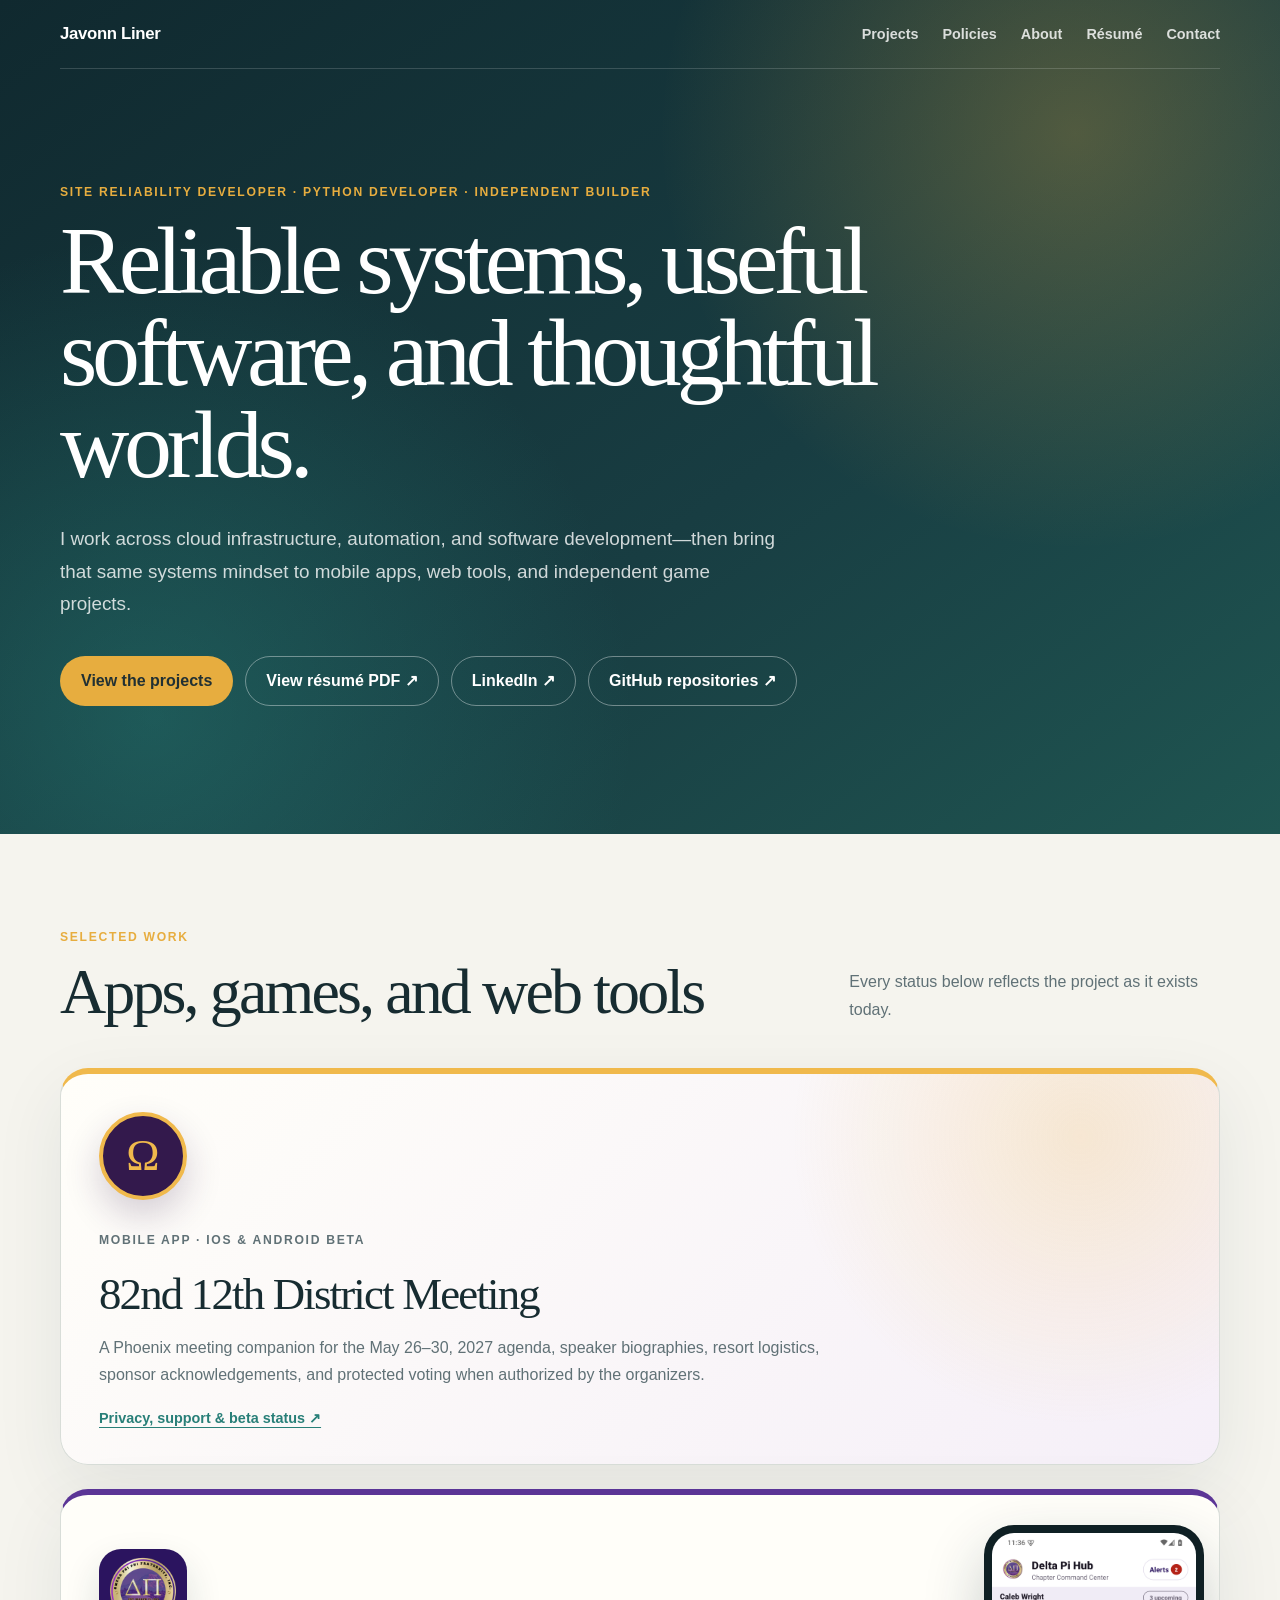
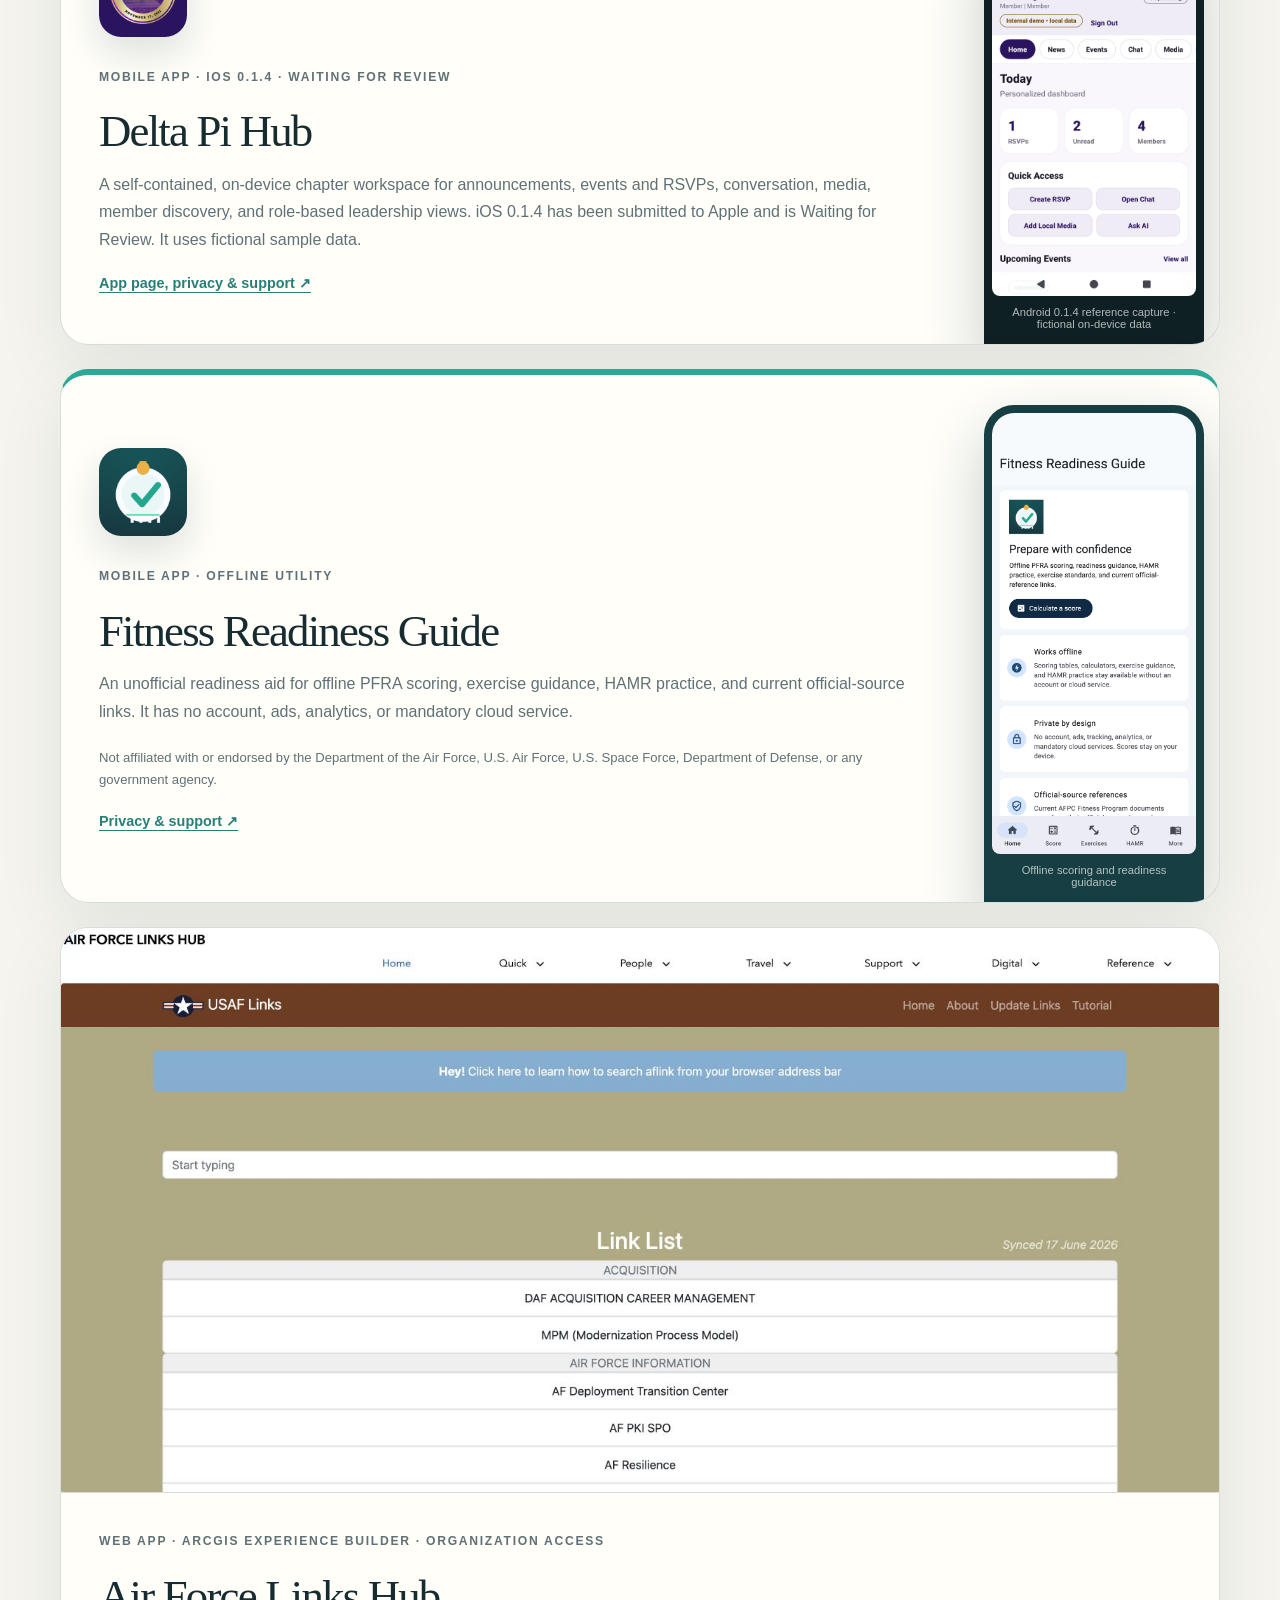
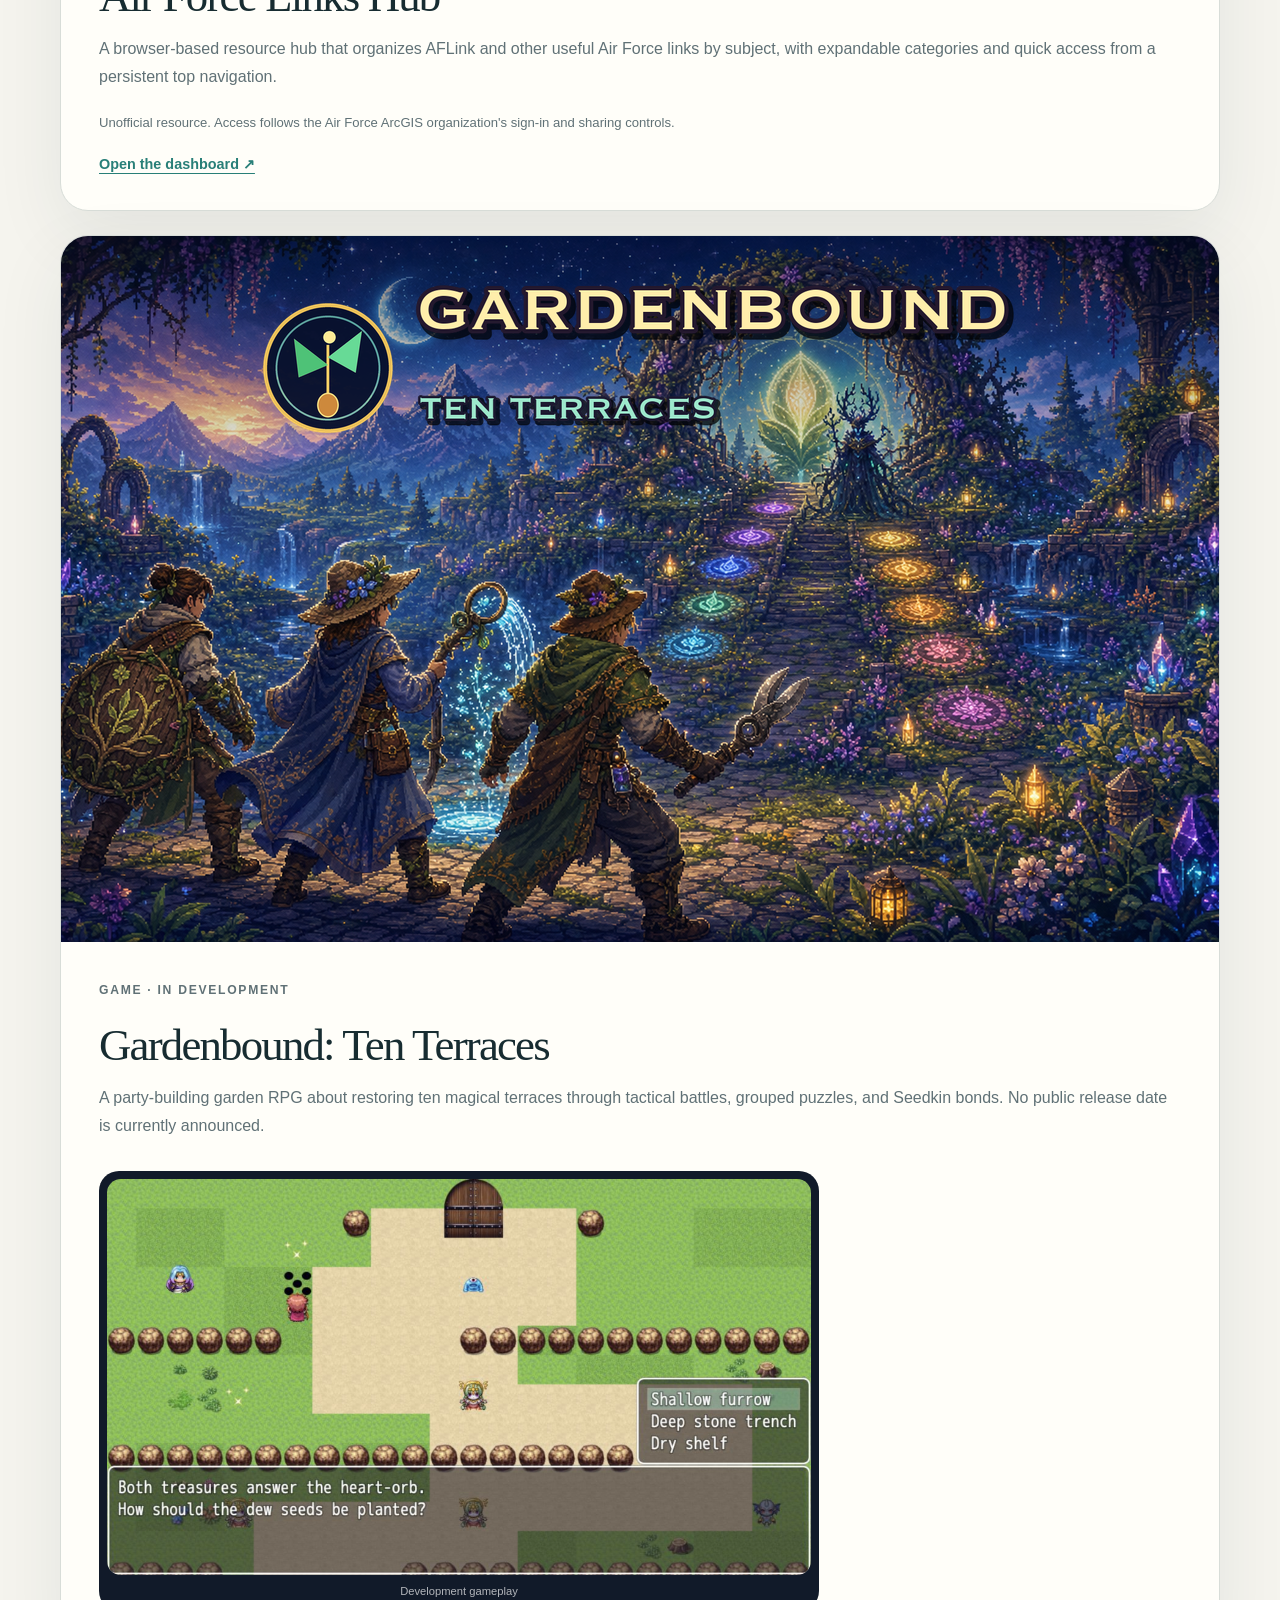
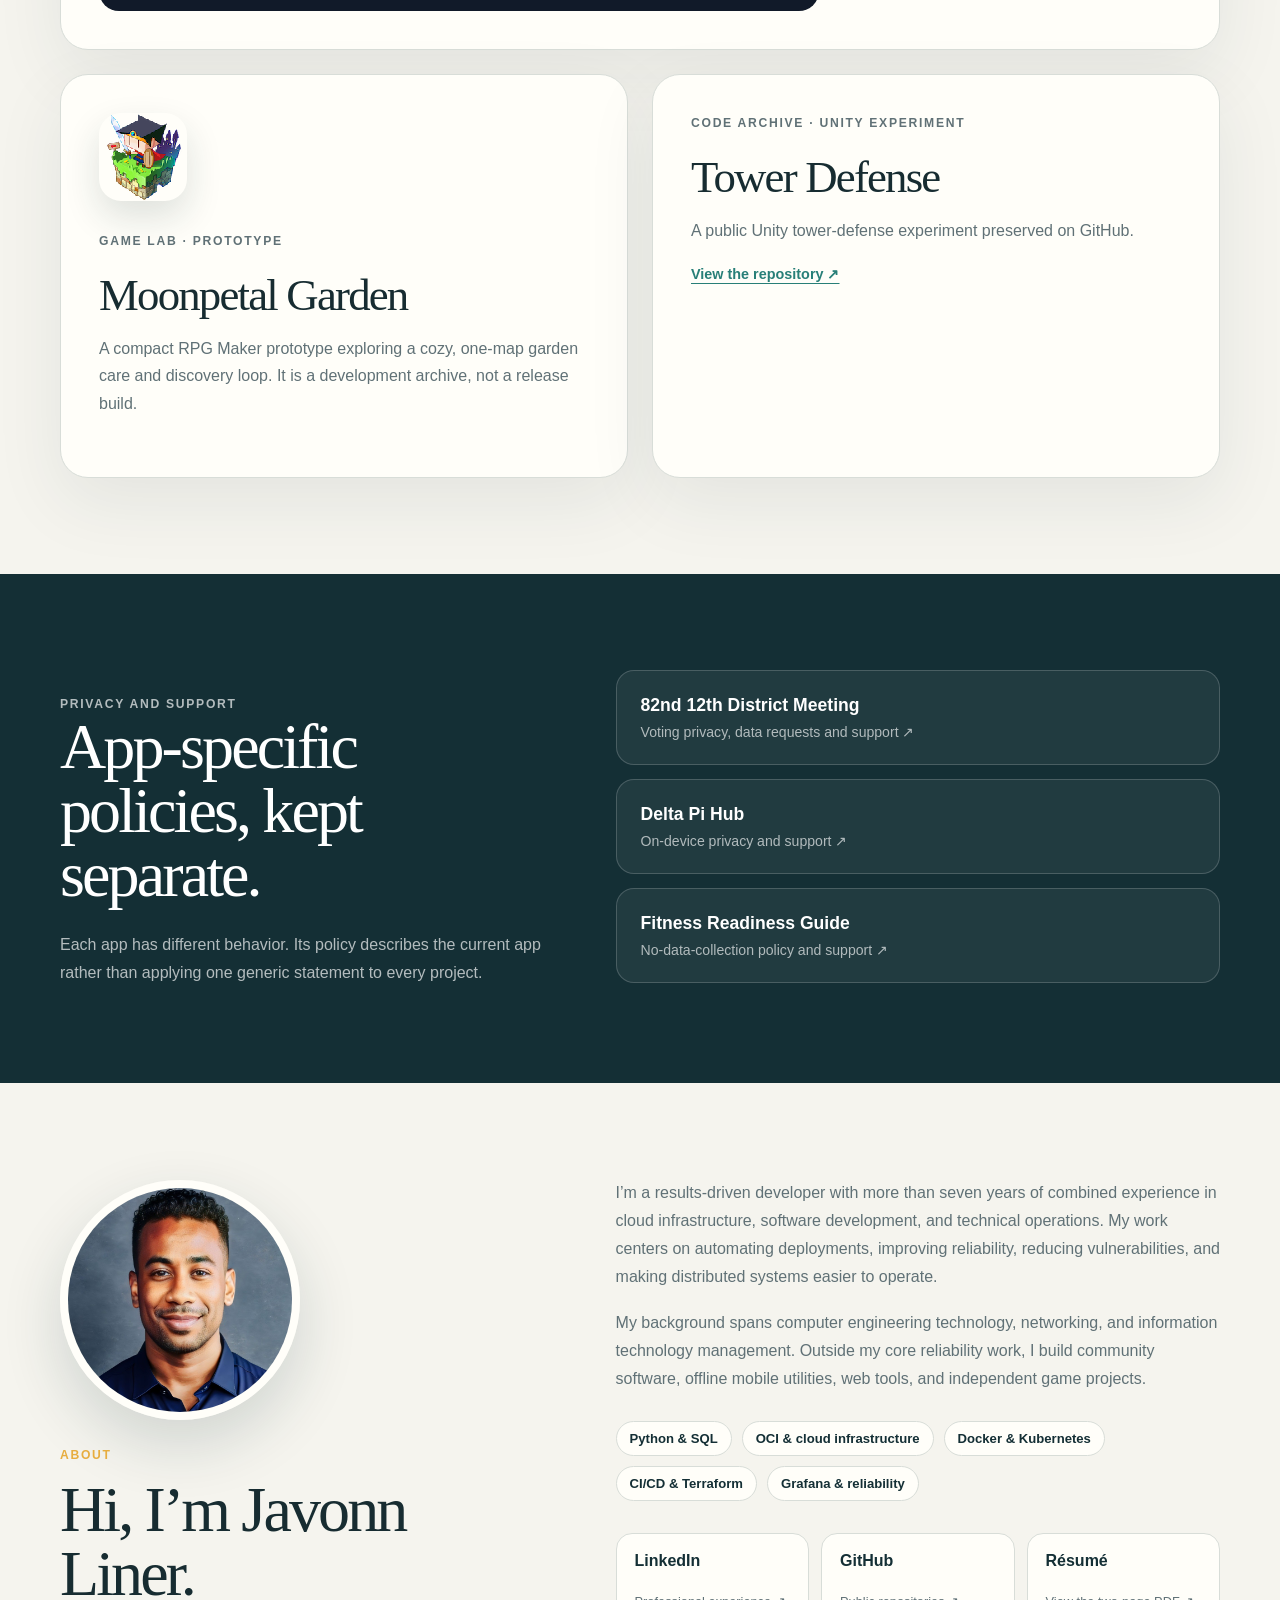
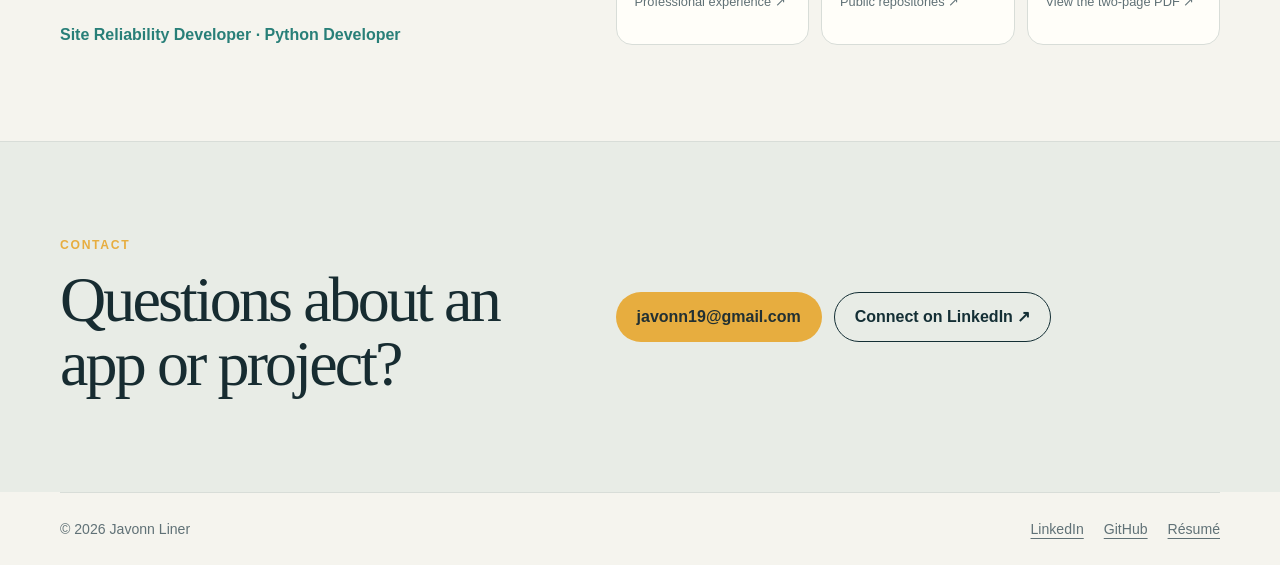
<file: index.html>
<!doctype html>
<html lang="en">
  <head>
    <meta charset="utf-8">
    <meta name="viewport" content="width=device-width, initial-scale=1">
    <meta name="theme-color" content="#142f35">
    <meta name="description" content="Javonn Liner is a site reliability and Python developer working across cloud infrastructure, automation, apps, web tools, and game projects.">
    <link rel="canonical" href="https://javonn13.github.io/">
    <meta property="og:type" content="website">
    <meta property="og:site_name" content="Javonn Liner — Developer &amp; Project Portfolio">
    <meta property="og:title" content="Javonn Liner — Site Reliability Developer &amp; Builder">
    <meta property="og:description" content="Cloud reliability, Python development, automation, mobile apps, web tools, and independent game projects by Javonn Liner.">
    <meta property="og:url" content="https://javonn13.github.io/">
    <meta property="og:image" content="https://javonn13.github.io/javonn-liner-profile.png">
    <meta property="og:image:type" content="image/png">
    <meta property="og:image:width" content="800">
    <meta property="og:image:height" content="800">
    <meta property="og:image:alt" content="Portrait of Javonn Liner">
    <meta name="twitter:card" content="summary">
    <meta name="twitter:title" content="Javonn Liner — Site Reliability Developer &amp; Builder">
    <meta name="twitter:description" content="Cloud reliability, Python development, automation, mobile apps, web tools, and independent game projects by Javonn Liner.">
    <meta name="twitter:image" content="https://javonn13.github.io/javonn-liner-profile.png">
    <meta name="twitter:image:alt" content="Portrait of Javonn Liner">
    <title>Javonn Liner — Site Reliability Developer &amp; Builder</title>
    <link rel="icon" href="javonn-liner-profile.png" type="image/png">
    <link rel="apple-touch-icon" href="javonn-liner-profile.png">
    <link rel="stylesheet" href="styles.css?v=20260820-profile-resume">
  </head>
  <body>
    <a class="skip-link" href="#projects">Skip to projects</a>

    <header class="site-header" id="top">
      <nav class="nav-shell" aria-label="Primary navigation">
        <a class="wordmark" href="#top">Javonn Liner</a>
        <div class="nav-links">
          <a href="#projects">Projects</a>
          <a href="#policies">Policies</a>
          <a href="#about">About</a>
          <a href="javonn-liner-resume.pdf" target="_blank" rel="noopener">Résumé</a>
          <a href="#contact">Contact</a>
        </div>
      </nav>

      <div class="hero-shell">
        <p class="eyebrow">Site reliability developer · Python developer · Independent builder</p>
        <h1>Reliable systems, useful software, and thoughtful worlds.</h1>
        <p class="hero-copy">
          I work across cloud infrastructure, automation, and software
          development—then bring that same systems mindset to mobile apps, web
          tools, and independent game projects.
        </p>
        <div class="hero-actions">
          <a class="button button-primary" href="#projects">View the projects</a>
          <a class="button button-secondary" href="javonn-liner-resume.pdf" target="_blank" rel="noopener">View résumé PDF ↗</a>
          <a class="button button-secondary" href="https://www.linkedin.com/in/ja-vonn-liner-53961689/" target="_blank" rel="noopener noreferrer">LinkedIn ↗</a>
          <a class="button button-secondary" href="https://github.com/javonn13?tab=repositories" target="_blank" rel="noopener noreferrer">GitHub repositories ↗</a>
        </div>
      </div>
    </header>

    <main>
      <section class="section-shell" id="projects" aria-labelledby="projects-title">
        <div class="section-heading">
          <div>
            <p class="section-label">Selected work</p>
            <h2 id="projects-title">Apps, games, and web tools</h2>
          </div>
          <p>Every status below reflects the project as it exists today.</p>
        </div>

        <div class="project-grid">
          <article class="project-card district-card">
            <div class="project-copy">
              <div class="event-mark" aria-hidden="true"><span>Ω</span></div>
              <p class="project-kicker">Mobile app · iOS &amp; Android beta</p>
              <h3>82nd 12th District Meeting</h3>
              <p>
                A Phoenix meeting companion for the May 26–30, 2027 agenda,
                speaker biographies, resort logistics, sponsor acknowledgements,
                and protected voting when authorized by the organizers.
              </p>
              <div class="project-links">
                <a href="district-meeting-2027/">Privacy, support &amp; beta status ↗</a>
              </div>
            </div>
          </article>

          <article class="project-card project-card-mobile delta-card">
            <div class="project-copy">
              <img class="app-icon" src="assets/delta-pi/icon.png" width="1024" height="1024" alt="Delta Pi Hub app icon">
              <p class="project-kicker">Mobile app · iOS 0.1.4 · Waiting for Review</p>
              <h3>Delta Pi Hub</h3>
              <p>
                A self-contained, on-device chapter workspace for announcements,
                events and RSVPs, conversation, media, member discovery, and
                role-based leadership views. iOS 0.1.4 has been submitted to
                Apple and is Waiting for Review. It uses fictional sample data.
              </p>
              <div class="project-links">
                <a href="https://javonn13.github.io/delta-pi-hub-privacy/">App page, privacy &amp; support ↗</a>
              </div>
            </div>
            <figure class="phone-preview">
              <img src="assets/delta-pi/home.png" width="1080" height="1920" alt="Delta Pi Hub Android 0.1.4 home screen with fictional on-device content">
              <figcaption>Android 0.1.4 reference capture · fictional on-device data</figcaption>
            </figure>
          </article>

          <article class="project-card project-card-mobile fitness-card">
            <div class="project-copy">
              <img class="app-icon" src="assets/fitness/icon.png" width="1024" height="1024" alt="Fitness Readiness Guide app icon">
              <p class="project-kicker">Mobile app · Offline utility</p>
              <h3>Fitness Readiness Guide</h3>
              <p>
                An unofficial readiness aid for offline PFRA scoring,
                exercise guidance, HAMR practice, and current official-source
                links. It has no account, ads, analytics, or mandatory cloud service.
              </p>
              <p class="disclaimer">
                Not affiliated with or endorsed by the Department of the Air
                Force, U.S. Air Force, U.S. Space Force, Department of Defense,
                or any government agency.
              </p>
              <div class="project-links">
                <a href="https://javonn13.github.io/fitness-readiness-guide-privacy/">Privacy &amp; support ↗</a>
              </div>
            </div>
            <figure class="phone-preview fitness-preview">
              <img src="assets/fitness/home.png" width="1284" height="2778" alt="Fitness Readiness Guide home screen">
              <figcaption>Offline scoring and readiness guidance</figcaption>
            </figure>
          </article>

          <article class="project-card hub-card" id="air-force-links-hub">
            <img class="hub-key-art" src="assets/air-force-links-hub-preview.svg" width="1571" height="766" alt="Air Force Links Hub with six dropdown categories above the searchable AFLink directory">
            <div class="project-copy">
              <p class="project-kicker">Web app · ArcGIS Experience Builder · Organization access</p>
              <h3>Air Force Links Hub</h3>
              <p>
                A browser-based resource hub that organizes AFLink and other
                useful Air Force links by subject, with expandable categories
                and quick access from a persistent top navigation.
              </p>
              <p class="disclaimer">
                Unofficial resource. Access follows the Air Force ArcGIS
                organization's sign-in and sharing controls.
              </p>
              <div class="project-links">
                <a href="https://experience.arcgis.com/experience/09c1ece1d493451fac1a0ca7e43e2859" target="_blank" rel="noopener noreferrer">Open the dashboard ↗</a>
              </div>
            </div>
          </article>

          <article class="project-card game-card">
            <img class="game-key-art" src="assets/gardenbound/capsule.png" width="1232" height="706" alt="Gardenbound: Ten Terraces key art">
            <div class="project-copy">
              <p class="project-kicker">Game · In development</p>
              <h3>Gardenbound: Ten Terraces</h3>
              <p>
                A party-building garden RPG about restoring ten magical
                terraces through tactical battles, grouped puzzles, and
                Seedkin bonds. No public release date is currently announced.
              </p>
              <figure class="gameplay-preview">
                <img src="assets/gardenbound/gameplay.png" width="1920" height="1080" alt="Gardenbound development gameplay showing a garden puzzle">
                <figcaption>Development gameplay</figcaption>
              </figure>
            </div>
          </article>

          <article class="project-card lab-card">
            <div class="project-copy">
              <img class="app-icon pixel-icon" src="assets/moonpetal/icon.png" width="128" height="128" alt="Moonpetal Garden prototype icon">
              <p class="project-kicker">Game lab · Prototype</p>
              <h3>Moonpetal Garden</h3>
              <p>
                A compact RPG Maker prototype exploring a cozy, one-map garden
                care and discovery loop. It is a development archive, not a release build.
              </p>
            </div>
          </article>

          <article class="project-card archive-card">
            <div class="project-copy">
              <p class="project-kicker">Code archive · Unity experiment</p>
              <h3>Tower Defense</h3>
              <p>A public Unity tower-defense experiment preserved on GitHub.</p>
              <div class="project-links">
                <a href="https://github.com/javonn13/Tower-Defense">View the repository ↗</a>
              </div>
            </div>
          </article>
        </div>
      </section>

      <section class="policy-band" id="policies" aria-labelledby="policies-title">
        <div class="section-shell policy-shell">
          <div>
            <p class="section-label">Privacy and support</p>
            <h2 id="policies-title">App-specific policies, kept separate.</h2>
            <p>
              Each app has different behavior. Its policy describes the
              current app rather than applying one generic statement to every project.
            </p>
          </div>
          <div class="policy-links">
            <a href="district-meeting-2027/">
              <strong>82nd 12th District Meeting</strong>
              <span>Voting privacy, data requests and support ↗</span>
            </a>
            <a href="https://javonn13.github.io/delta-pi-hub-privacy/">
              <strong>Delta Pi Hub</strong>
              <span>On-device privacy and support ↗</span>
            </a>
            <a href="https://javonn13.github.io/fitness-readiness-guide-privacy/">
              <strong>Fitness Readiness Guide</strong>
              <span>No-data-collection policy and support ↗</span>
            </a>
          </div>
        </div>
      </section>

      <section class="section-shell about-profile" id="about" aria-labelledby="about-title">
        <div class="about-identity">
          <img class="profile-photo" src="javonn-liner-profile.png" width="800" height="800" alt="Portrait of Javonn Liner">
          <div>
            <p class="section-label">About</p>
            <h2 id="about-title">Hi, I’m Javonn Liner.</h2>
            <p class="about-role">Site Reliability Developer · Python Developer</p>
          </div>
        </div>

        <div class="about-copy">
          <p>
            I’m a results-driven developer with more than seven years of
            combined experience in cloud infrastructure, software development,
            and technical operations. My work centers on automating deployments,
            improving reliability, reducing vulnerabilities, and making
            distributed systems easier to operate.
          </p>
          <p>
            My background spans computer engineering technology, networking,
            and information technology management. Outside my core reliability
            work, I build community software, offline mobile utilities, web
            tools, and independent game projects.
          </p>
          <div class="expertise-list" aria-label="Areas of expertise">
            <span>Python &amp; SQL</span>
            <span>OCI &amp; cloud infrastructure</span>
            <span>Docker &amp; Kubernetes</span>
            <span>CI/CD &amp; Terraform</span>
            <span>Grafana &amp; reliability</span>
          </div>
          <div class="profile-links" aria-label="Professional profiles and résumé">
            <a href="https://www.linkedin.com/in/ja-vonn-liner-53961689/" target="_blank" rel="noopener noreferrer">
              <strong>LinkedIn</strong>
              <span>Professional experience ↗</span>
            </a>
            <a href="https://github.com/javonn13?tab=repositories" target="_blank" rel="noopener noreferrer">
              <strong>GitHub</strong>
              <span>Public repositories ↗</span>
            </a>
            <a href="javonn-liner-resume.pdf" target="_blank" rel="noopener" type="application/pdf">
              <strong>Résumé</strong>
              <span>View the two-page PDF ↗</span>
            </a>
          </div>
        </div>
      </section>

      <section class="contact-band" id="contact" aria-labelledby="contact-title">
        <div class="section-shell contact-shell">
          <div>
            <p class="section-label">Contact</p>
            <h2 id="contact-title">Questions about an app or project?</h2>
          </div>
          <div class="contact-actions">
            <a class="button button-primary" href="mailto:javonn19@gmail.com">javonn19@gmail.com</a>
            <a class="button button-outline" href="https://www.linkedin.com/in/ja-vonn-liner-53961689/" target="_blank" rel="noopener noreferrer">Connect on LinkedIn ↗</a>
          </div>
        </div>
      </section>
    </main>

    <footer class="site-footer">
      <span>© 2026 Javonn Liner</span>
      <div class="footer-links">
        <a href="https://www.linkedin.com/in/ja-vonn-liner-53961689/" target="_blank" rel="noopener noreferrer">LinkedIn</a>
        <a href="https://github.com/javonn13?tab=repositories" target="_blank" rel="noopener noreferrer">GitHub</a>
        <a href="javonn-liner-resume.pdf" target="_blank" rel="noopener">Résumé</a>
      </div>
    </footer>
  </body>
</html>
</file>
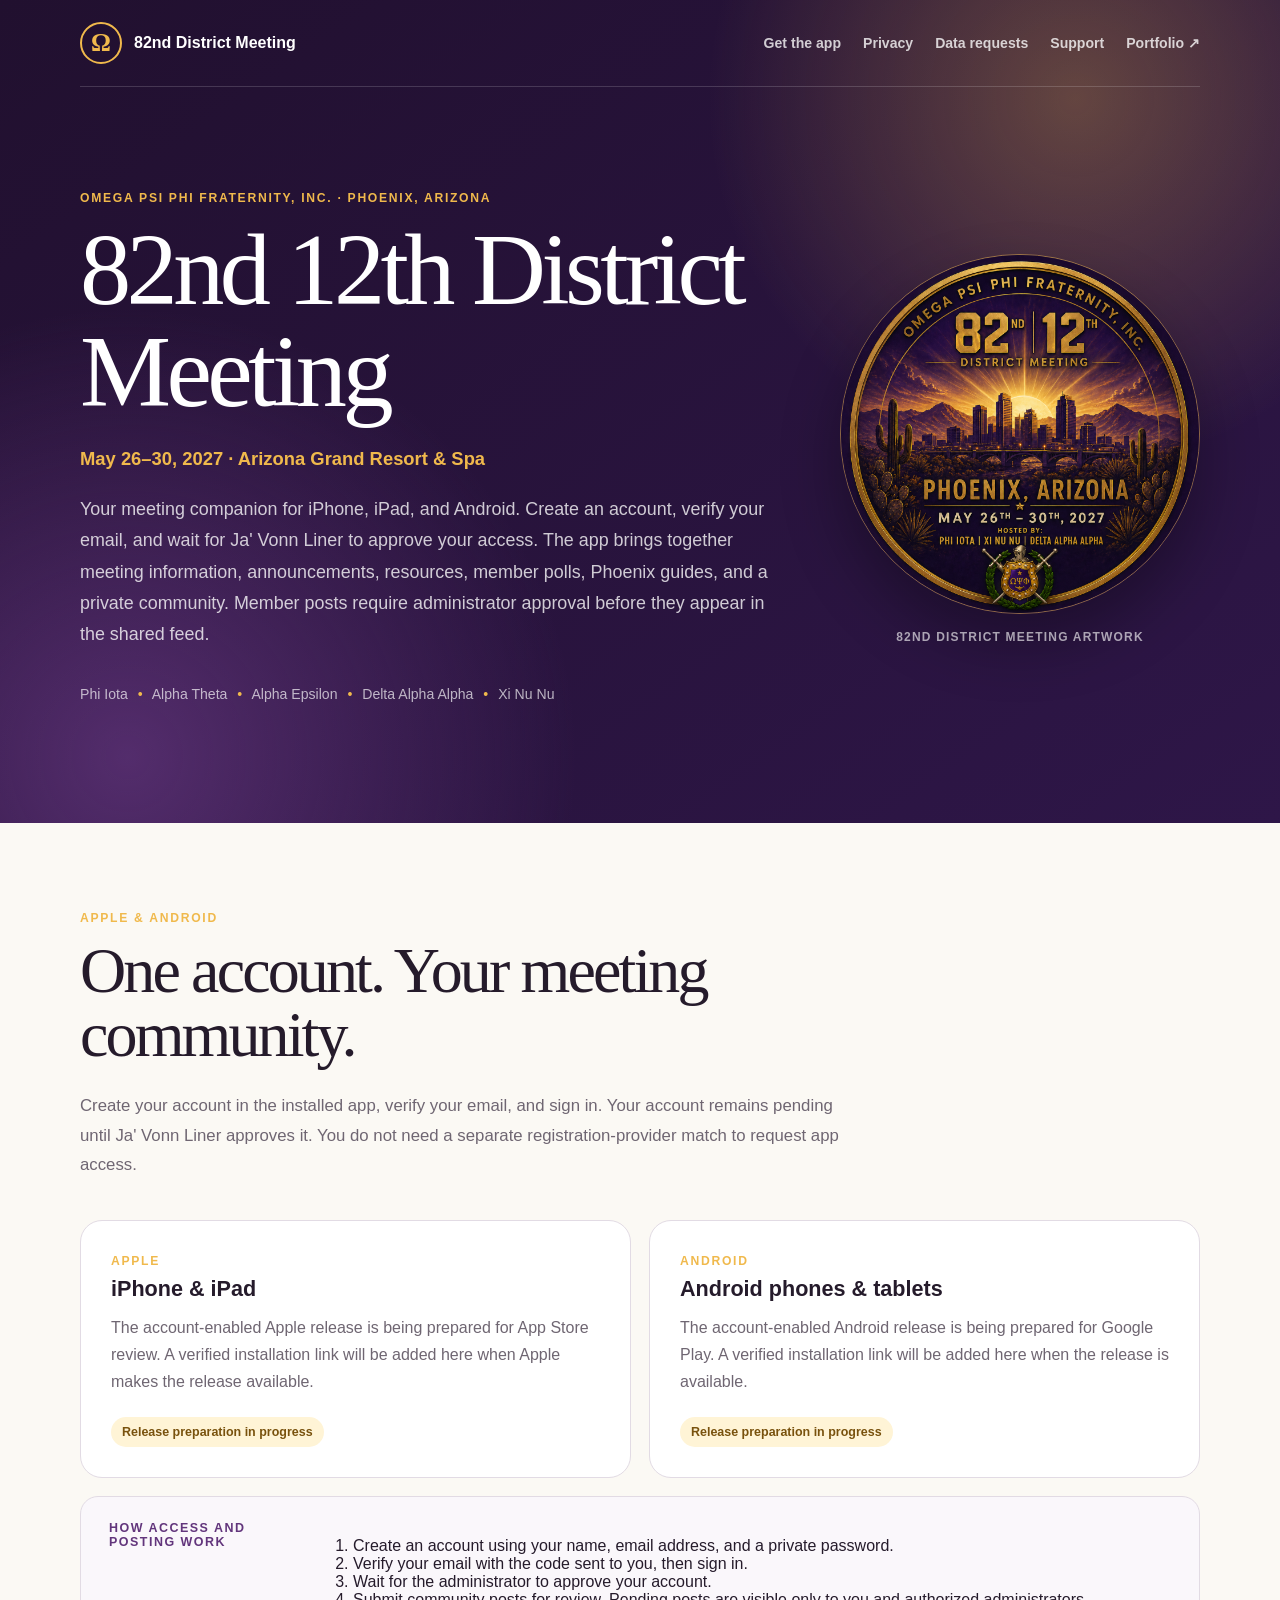
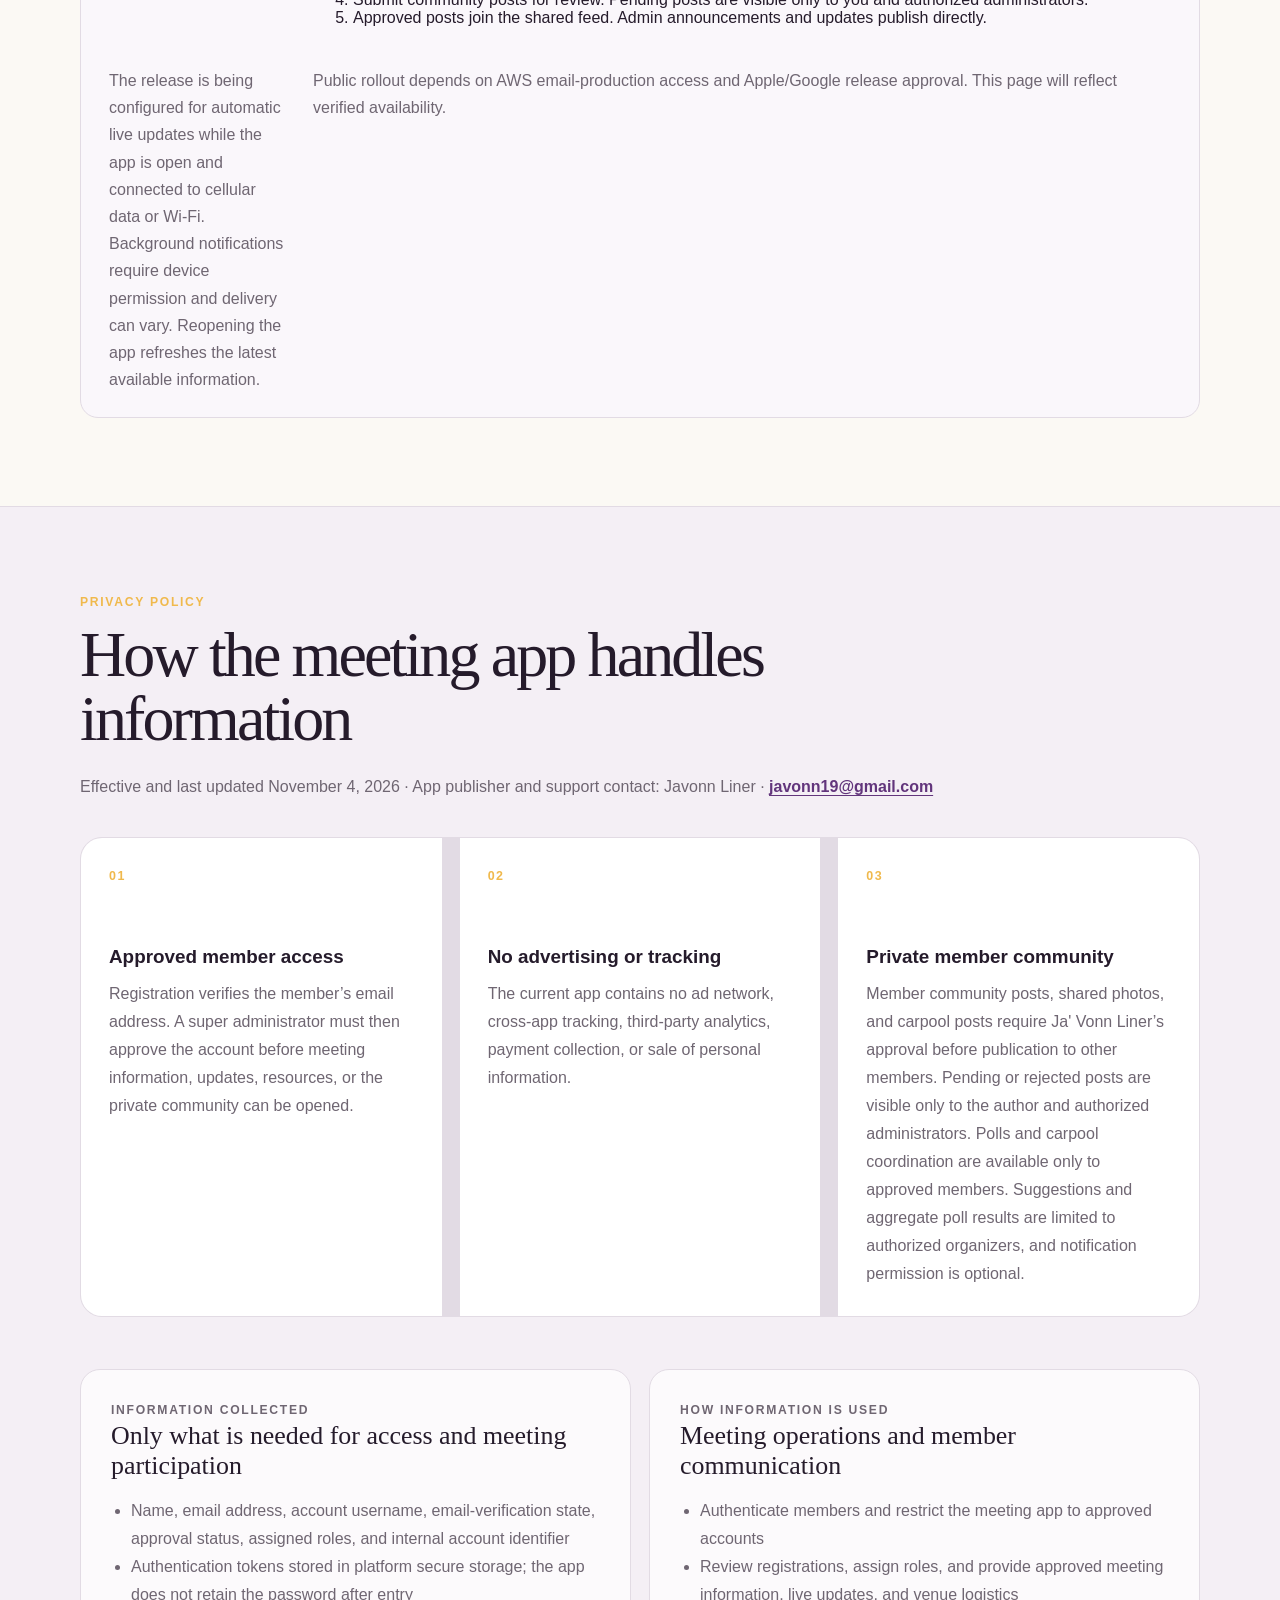
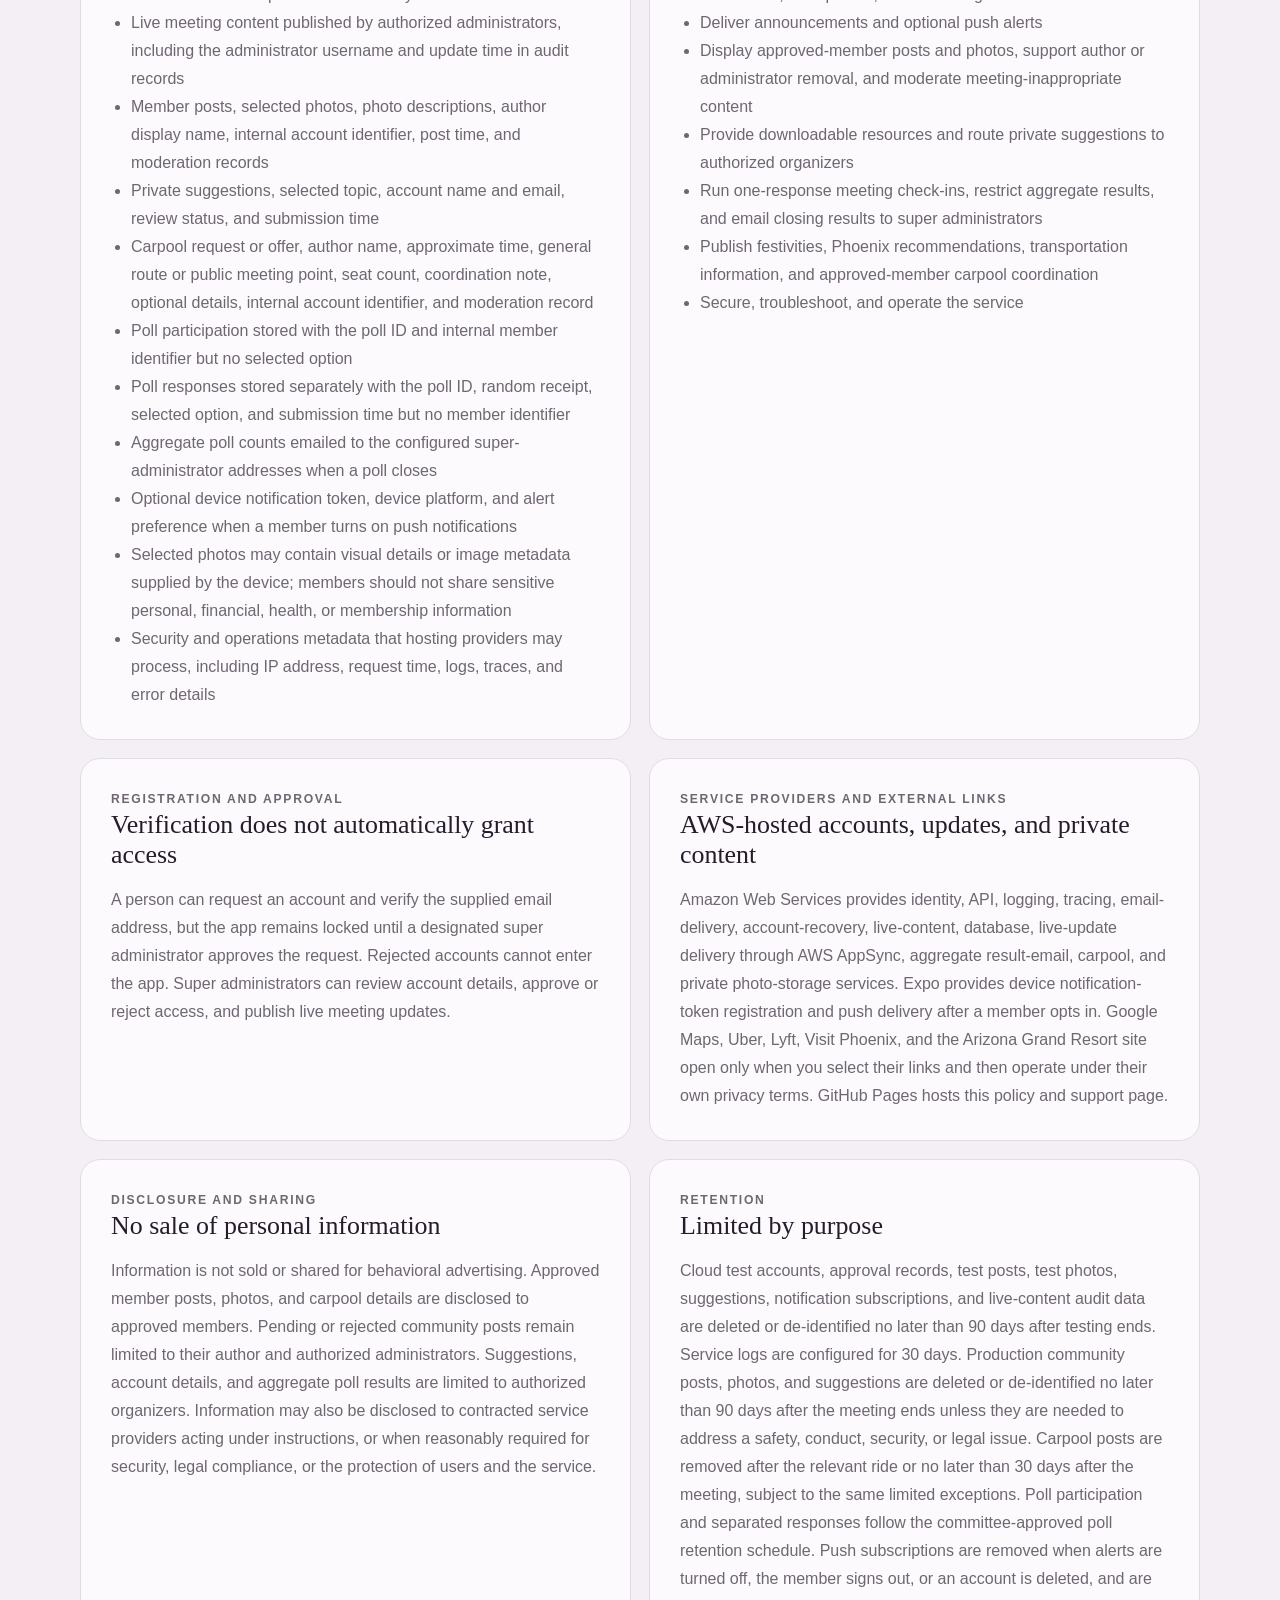
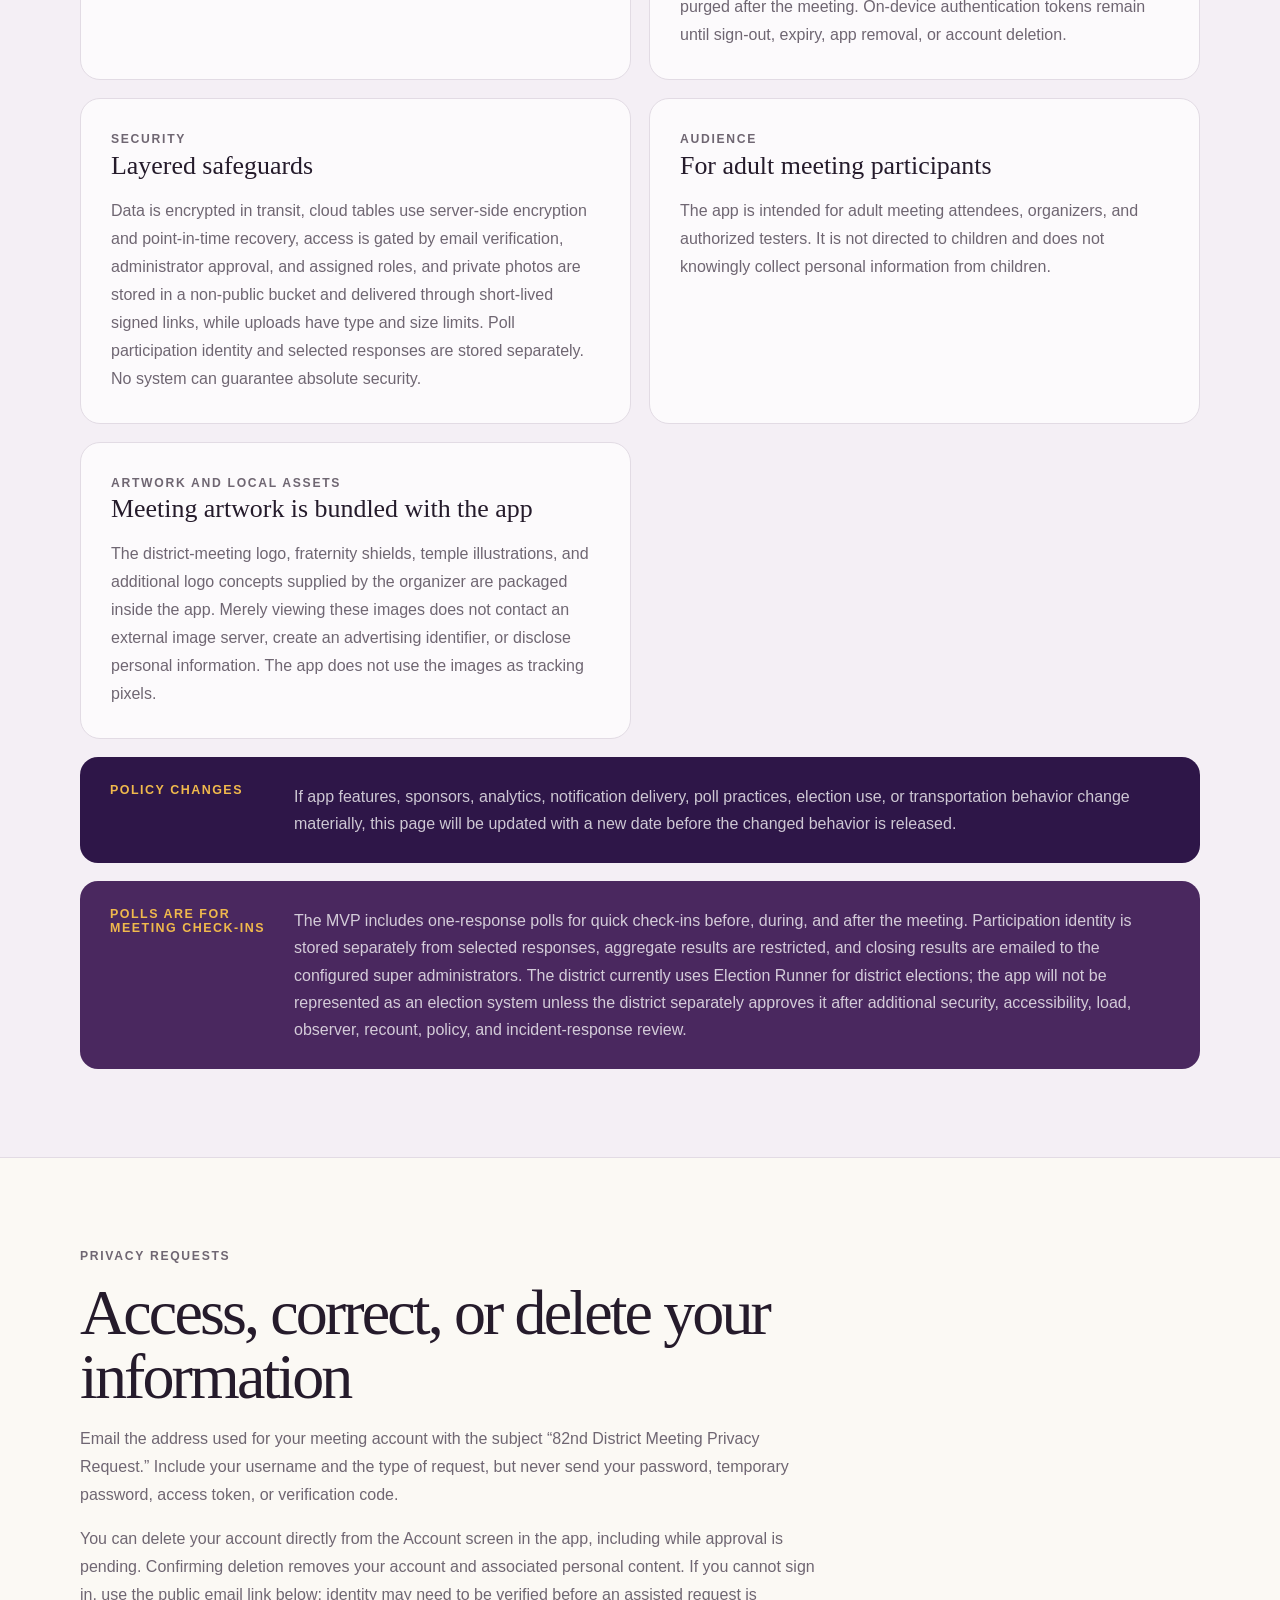
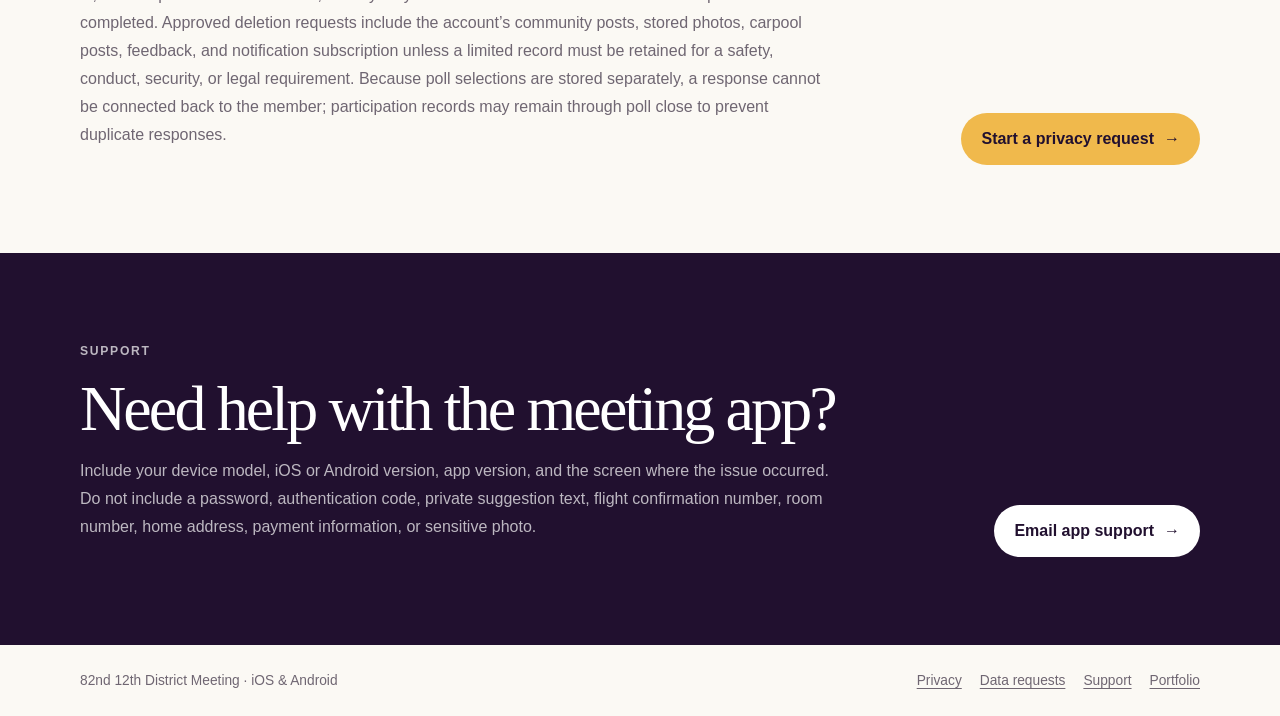
<file: district-meeting-2027/index.html>
<!doctype html>
<html lang="en">
  <head>
    <meta charset="utf-8">
    <meta name="viewport" content="width=device-width, initial-scale=1">
    <meta name="theme-color" content="#2e1648">
    <meta name="description" content="Account access, meeting updates, privacy, and support information for the 82nd 12th District Meeting app on iOS and Android.">
    <link rel="canonical" href="https://javonn13.github.io/district-meeting-2027/">
    <meta property="og:type" content="website">
    <meta property="og:title" content="82nd 12th District Meeting App — Privacy &amp; Support">
    <meta property="og:description" content="Administrator-approved accounts, moderated member posts, meeting updates, privacy, and support for the 2027 Phoenix meeting app.">
    <meta property="og:url" content="https://javonn13.github.io/district-meeting-2027/">
    <title>82nd 12th District Meeting App — App Access, Privacy &amp; Support</title>
    <link rel="stylesheet" href="styles.css?v=20261104a">
  </head>
  <body>
    <a class="skip-link" href="#privacy-policy">Skip to privacy policy</a>

    <header class="hero" id="top">
      <nav class="nav-shell" aria-label="Page sections">
        <a class="brand" href="#top"><span class="omega" aria-hidden="true">Ω</span><span>82nd District Meeting</span></a>
        <div class="nav-links">
          <a href="#get-the-app">Get the app</a>
          <a href="#privacy-policy">Privacy</a>
          <a href="#privacy-requests">Data requests</a>
          <a href="#support">Support</a>
          <a href="../">Portfolio ↗</a>
        </div>
      </nav>

      <div class="hero-shell">
        <div class="hero-copy">
          <p class="eyebrow">Omega Psi Phi Fraternity, Inc. · Phoenix, Arizona</p>
          <h1>82nd 12th District Meeting</h1>
          <p class="dates">May 26–30, 2027 · Arizona Grand Resort &amp; Spa</p>
          <p class="intro">
            Your meeting companion for iPhone, iPad, and Android. Create an account,
            verify your email, and wait for Ja' Vonn Liner to approve your access.
            The app brings together meeting information, announcements, resources,
            member polls, Phoenix guides, and a private community. Member posts
            require administrator approval before they appear in the shared feed.
          </p>
          <div class="host-line">
            Phi Iota <span>•</span> Alpha Theta <span>•</span> Alpha Epsilon
            <span>•</span> Delta Alpha Alpha <span>•</span> Xi Nu Nu
          </div>
        </div>
        <figure class="hero-art">
          <img src="meeting-logo.png" width="1254" height="1254" alt="Selected 82nd 12th District Meeting artwork showing Phoenix, Arizona">
          <figcaption>82nd District Meeting artwork</figcaption>
        </figure>
      </div>
    </header>

    <main>
      <section class="section-shell beta" id="get-the-app" aria-labelledby="access-title" tabindex="-1">
        <span id="beta-access" aria-hidden="true"></span>
        <p class="section-label">Apple &amp; Android</p>
        <h2 id="access-title">One account. Your meeting community.</h2>
        <p class="lede">Create your account in the installed app, verify your email, and sign in. Your account remains pending until Ja' Vonn Liner approves it. You do not need a separate registration-provider match to request app access.</p>
        <div class="download-grid">
          <article>
            <span class="platform">Apple</span>
            <h3>iPhone &amp; iPad</h3>
            <p>The account-enabled Apple release is being prepared for App Store review. A verified installation link will be added here when Apple makes the release available.</p>
            <span class="status">Release preparation in progress</span>
          </article>
          <article>
            <span class="platform">Android</span>
            <h3>Android phones &amp; tablets</h3>
            <p>The account-enabled Android release is being prepared for Google Play. A verified installation link will be added here when the release is available.</p>
            <span class="status">Release preparation in progress</span>
          </article>
        </div>
        <aside class="beta-note">
          <strong>How access and posting work</strong>
          <ol>
            <li>Create an account using your name, email address, and a private password.</li>
            <li>Verify your email with the code sent to you, then sign in.</li>
            <li>Wait for the administrator to approve your account.</li>
            <li>Submit community posts for review. Pending posts are visible only to you and authorized administrators.</li>
            <li>Approved posts join the shared feed. Admin announcements and updates publish directly.</li>
          </ol>
          <p>The release is being configured for automatic live updates while the app is open and connected to cellular data or Wi-Fi. Background notifications require device permission and delivery can vary. Reopening the app refreshes the latest available information.</p>
          <p>Public rollout depends on AWS email-production access and Apple/Google release approval. This page will reflect verified availability.</p>
        </aside>
      </section>

      <section class="policy-band" id="privacy-policy" aria-labelledby="privacy-title" tabindex="-1">
        <div class="section-shell">
          <p class="section-label">Privacy policy</p>
          <h2 id="privacy-title">How the meeting app handles information</h2>
          <p class="effective">Effective and last updated November 4, 2026 · App publisher and support contact: Javonn Liner · <a href="mailto:javonn19@gmail.com">javonn19@gmail.com</a></p>

          <div class="summary-grid">
            <article>
              <span>01</span>
              <h3>Approved member access</h3>
              <p>Registration verifies the member’s email address. A super administrator must then approve the account before meeting information, updates, resources, or the private community can be opened.</p>
            </article>
            <article>
              <span>02</span>
              <h3>No advertising or tracking</h3>
              <p>The current app contains no ad network, cross-app tracking, third-party analytics, payment collection, or sale of personal information.</p>
            </article>
            <article>
              <span>03</span>
              <h3>Private member community</h3>
              <p>Member community posts, shared photos, and carpool posts require Ja' Vonn Liner’s approval before publication to other members. Pending or rejected posts are visible only to the author and authorized administrators. Polls and carpool coordination are available only to approved members. Suggestions and aggregate poll results are limited to authorized organizers, and notification permission is optional.</p>
            </article>
          </div>

          <div class="details-grid">
            <article>
              <p class="detail-label">Information collected</p>
              <h3>Only what is needed for access and meeting participation</h3>
              <ul>
                <li>Name, email address, account username, email-verification state, approval status, assigned roles, and internal account identifier</li>
                <li>Authentication tokens stored in platform secure storage; the app does not retain the password after entry</li>
                <li>Live meeting content published by authorized administrators, including the administrator username and update time in audit records</li>
                <li>Member posts, selected photos, photo descriptions, author display name, internal account identifier, post time, and moderation records</li>
                <li>Private suggestions, selected topic, account name and email, review status, and submission time</li>
                <li>Carpool request or offer, author name, approximate time, general route or public meeting point, seat count, coordination note, optional details, internal account identifier, and moderation record</li>
                <li>Poll participation stored with the poll ID and internal member identifier but no selected option</li>
                <li>Poll responses stored separately with the poll ID, random receipt, selected option, and submission time but no member identifier</li>
                <li>Aggregate poll counts emailed to the configured super-administrator addresses when a poll closes</li>
                <li>Optional device notification token, device platform, and alert preference when a member turns on push notifications</li>
                <li>Selected photos may contain visual details or image metadata supplied by the device; members should not share sensitive personal, financial, health, or membership information</li>
                <li>Security and operations metadata that hosting providers may process, including IP address, request time, logs, traces, and error details</li>
              </ul>
            </article>

            <article>
              <p class="detail-label">How information is used</p>
              <h3>Meeting operations and member communication</h3>
              <ul>
                <li>Authenticate members and restrict the meeting app to approved accounts</li>
                <li>Review registrations, assign roles, and provide approved meeting information, live updates, and venue logistics</li>
                <li>Deliver announcements and optional push alerts</li>
                <li>Display approved-member posts and photos, support author or administrator removal, and moderate meeting-inappropriate content</li>
                <li>Provide downloadable resources and route private suggestions to authorized organizers</li>
                <li>Run one-response meeting check-ins, restrict aggregate results, and email closing results to super administrators</li>
                <li>Publish festivities, Phoenix recommendations, transportation information, and approved-member carpool coordination</li>
                <li>Secure, troubleshoot, and operate the service</li>
              </ul>
            </article>

            <article>
              <p class="detail-label">Registration and approval</p>
              <h3>Verification does not automatically grant access</h3>
              <p>
                A person can request an account and verify the supplied email
                address, but the app remains locked until a designated super
                administrator approves the request. Rejected accounts cannot
                enter the app. Super administrators can review account details,
                approve or reject access, and publish live meeting updates.
              </p>
            </article>

            <article>
              <p class="detail-label">Service providers and external links</p>
              <h3>AWS-hosted accounts, updates, and private content</h3>
              <p>
                Amazon Web Services provides identity, API, logging,
                tracing, email-delivery, account-recovery, live-content, database,
                live-update delivery through AWS AppSync, aggregate result-email, carpool, and private photo-storage services. Expo provides device notification-token registration and push delivery after a member opts in. Google Maps, Uber, Lyft, Visit Phoenix, and the Arizona Grand Resort site open only
                when you select their links and then operate under their own
                privacy terms. GitHub Pages hosts this policy and support page.
              </p>
            </article>

            <article>
              <p class="detail-label">Disclosure and sharing</p>
              <h3>No sale of personal information</h3>
              <p>
                Information is not sold or shared for behavioral advertising.
                Approved member posts, photos, and carpool details are disclosed to approved members. Pending or rejected community posts remain limited to their author and authorized administrators. Suggestions, account details, and aggregate poll results are limited to authorized organizers. Information may also be disclosed to
                contracted service providers acting under instructions, or when
                reasonably required for security, legal compliance, or the
                protection of users and the service.
              </p>
            </article>

            <article>
              <p class="detail-label">Retention</p>
              <h3>Limited by purpose</h3>
              <p>
                Cloud test accounts, approval records, test posts, test photos, suggestions, notification subscriptions, and live-content audit data are deleted or
                de-identified no later than 90 days after testing ends. Service
                logs are configured for 30 days. Production community posts, photos, and suggestions are deleted or de-identified no later than 90 days after the meeting ends unless they are needed to address a safety, conduct, security, or legal issue. Carpool posts are removed after the relevant ride or no later than 30 days after the meeting, subject to the same limited exceptions. Poll participation and separated responses follow the committee-approved poll retention schedule. Push subscriptions are removed when alerts are turned off, the member signs out, or an account is deleted, and are purged after the meeting. On-device authentication tokens remain until sign-out, expiry, app removal, or account deletion.
              </p>
            </article>

            <article>
              <p class="detail-label">Security</p>
              <h3>Layered safeguards</h3>
              <p>
                Data is encrypted in transit, cloud tables use server-side
                encryption and point-in-time recovery, access is gated by email
                verification, administrator approval, and assigned roles, and
                private photos are stored in a non-public bucket and delivered through short-lived signed links, while uploads have type and size limits. Poll participation identity and selected responses are stored separately. No system can guarantee absolute security.
              </p>
            </article>

            <article>
              <p class="detail-label">Audience</p>
              <h3>For adult meeting participants</h3>
              <p>
                The app is intended for adult meeting attendees, organizers, and
                authorized testers. It is not directed to children and does not
                knowingly collect personal information from children.
              </p>
            </article>

            <article>
              <p class="detail-label">Artwork and local assets</p>
              <h3>Meeting artwork is bundled with the app</h3>
              <p>
                The district-meeting logo, fraternity shields, temple
                illustrations, and additional logo concepts supplied by the organizer are packaged inside the
                app. Merely viewing these images does not contact an external
                image server, create an advertising identifier, or disclose
                personal information. The app does not use the images as
                tracking pixels.
              </p>
            </article>
          </div>

          <aside class="notice">
            <strong>Policy changes</strong>
            <p>If app features, sponsors, analytics, notification delivery, poll practices, election use, or transportation behavior change materially, this page will be updated with a new date before the changed behavior is released.</p>
          </aside>

          <aside class="notice future-feature">
            <strong>Polls are for meeting check-ins</strong>
            <p>The MVP includes one-response polls for quick check-ins before, during, and after the meeting. Participation identity is stored separately from selected responses, aggregate results are restricted, and closing results are emailed to the configured super administrators. The district currently uses Election Runner for district elections; the app will not be represented as an election system unless the district separately approves it after additional security, accessibility, load, observer, recount, policy, and incident-response review.</p>
          </aside>
        </div>
      </section>

      <section class="section-shell request-panel" id="privacy-requests" aria-labelledby="request-title" tabindex="-1">
        <div>
          <p class="section-label">Privacy requests</p>
          <h2 id="request-title">Access, correct, or delete your information</h2>
          <p>
            Email the address used for your meeting account with the subject
            “82nd District Meeting Privacy Request.” Include your username and
            the type of request, but never send your password, temporary
            password, access token, or verification code.
          </p>
          <p>
            You can delete your account directly from the Account screen in the app, including while approval is pending. Confirming deletion removes your account and associated personal content. If you cannot sign in, use the public email link below; identity may need to be verified before an assisted request is completed.
            Approved deletion requests include the account’s community posts, stored photos, carpool posts, feedback, and notification subscription unless a limited record must be retained for a safety, conduct, security, or legal requirement. Because poll selections are stored separately, a response cannot be connected back to the member; participation records may remain through poll close to prevent duplicate responses.
          </p>
        </div>
        <a class="primary-link" href="mailto:javonn19@gmail.com?subject=82nd%20District%20Meeting%20Privacy%20Request">Start a privacy request <span aria-hidden="true">→</span></a>
      </section>

      <section class="support-band" id="support" aria-labelledby="support-title" tabindex="-1">
        <div class="section-shell support-grid">
          <div>
            <p class="section-label">Support</p>
            <h2 id="support-title">Need help with the meeting app?</h2>
            <p>Include your device model, iOS or Android version, app version, and the screen where the issue occurred. Do not include a password, authentication code, private suggestion text, flight confirmation number, room number, home address, payment information, or sensitive photo.</p>
          </div>
          <a class="primary-link light" href="mailto:javonn19@gmail.com?subject=82nd%20District%20Meeting%20App%20Support">Email app support <span aria-hidden="true">→</span></a>
        </div>
      </section>
    </main>

    <footer>
      <span>82nd 12th District Meeting · iOS &amp; Android</span>
      <div><a href="#privacy-policy">Privacy</a><a href="#privacy-requests">Data requests</a><a href="#support">Support</a><a href="../">Portfolio</a></div>
    </footer>
  </body>
</html>
</file>
<file: styles.css>
:root {
  --ink: #172c31;
  --muted: #607176;
  --paper: #f5f4ee;
  --surface: #fffef9;
  --deep: #142f35;
  --teal: #287f78;
  --gold: #e7ad3f;
  --line: #d8ddd8;
  --purple: #32176a;
}

* {
  box-sizing: border-box;
}

html {
  scroll-behavior: smooth;
}

body {
  margin: 0;
  background: var(--paper);
  color: var(--ink);
  font-family: Inter, ui-sans-serif, -apple-system, BlinkMacSystemFont, "Segoe UI", sans-serif;
}

a {
  color: inherit;
  text-decoration: none;
}

a:focus-visible,
[tabindex="-1"]:focus-visible {
  outline: 3px solid var(--gold);
  outline-offset: 4px;
}

img {
  max-width: 100%;
}

.skip-link {
  position: fixed;
  z-index: 20;
  top: 12px;
  left: 12px;
  padding: 12px 16px;
  border-radius: 10px;
  background: white;
  color: var(--deep);
  font-weight: 850;
  transform: translateY(-160%);
}

.skip-link:focus {
  transform: translateY(0);
}

.site-header {
  min-height: 720px;
  color: white;
  background:
    radial-gradient(circle at 84% 16%, rgba(231, 173, 63, 0.28), transparent 26rem),
    radial-gradient(circle at 12% 86%, rgba(45, 152, 139, 0.34), transparent 30rem),
    linear-gradient(145deg, #10292f 0%, #183d42 58%, #1f5551 100%);
}

.nav-shell,
.hero-shell,
.section-shell,
.site-footer {
  width: min(1160px, calc(100% - 40px));
  margin-inline: auto;
}

.nav-shell {
  display: flex;
  align-items: center;
  justify-content: space-between;
  gap: 28px;
  padding-block: 24px;
  border-bottom: 1px solid rgba(255, 255, 255, 0.16);
}

.wordmark {
  font-size: 1.05rem;
  font-weight: 900;
  letter-spacing: -0.02em;
}

.nav-links {
  display: flex;
  gap: 24px;
  color: rgba(255, 255, 255, 0.82);
  font-size: 0.9rem;
  font-weight: 750;
}

.hero-shell {
  padding: 116px 0 128px;
}

.eyebrow,
.section-label,
.project-kicker {
  margin: 0 0 16px;
  color: var(--gold);
  font-size: 0.76rem;
  font-weight: 900;
  letter-spacing: 0.14em;
  text-transform: uppercase;
}

h1,
h2,
h3,
p {
  overflow-wrap: anywhere;
}

h1 {
  max-width: 980px;
  margin: 0;
  font-family: Georgia, "Times New Roman", serif;
  font-size: clamp(3rem, 7.5vw, 6.8rem);
  font-weight: 500;
  letter-spacing: -0.055em;
  line-height: 0.96;
}

.hero-copy {
  max-width: 720px;
  margin: 32px 0 0;
  color: rgba(255, 255, 255, 0.8);
  font-size: 1.18rem;
  line-height: 1.7;
}

.hero-actions {
  display: flex;
  flex-wrap: wrap;
  gap: 12px;
  margin-top: 36px;
}

.button {
  display: inline-flex;
  align-items: center;
  justify-content: center;
  min-height: 50px;
  padding: 14px 20px;
  border: 1px solid transparent;
  border-radius: 999px;
  font-weight: 850;
}

.button-primary {
  background: var(--gold);
  color: #213033;
}

.button-secondary {
  border-color: rgba(255, 255, 255, 0.38);
  color: white;
}

.section-shell {
  padding-block: 96px;
}

.section-heading {
  display: grid;
  grid-template-columns: minmax(0, 1.1fr) minmax(260px, 0.55fr);
  gap: 48px;
  align-items: end;
  margin-bottom: 44px;
}

.section-heading h2,
.about-profile h2,
.contact-shell h2,
.policy-shell h2 {
  margin: 0;
  font-family: Georgia, "Times New Roman", serif;
  font-size: clamp(2.4rem, 5vw, 4.4rem);
  font-weight: 500;
  letter-spacing: -0.045em;
  line-height: 1;
}

.section-heading > p,
.about-copy > p,
.policy-shell > div > p {
  margin: 0;
  color: var(--muted);
  line-height: 1.75;
}

.project-grid {
  display: grid;
  grid-template-columns: repeat(2, minmax(0, 1fr));
  gap: 24px;
}

.project-card {
  overflow: hidden;
  border: 1px solid var(--line);
  border-radius: 28px;
  background: var(--surface);
  box-shadow: 0 24px 70px rgba(25, 54, 58, 0.08);
}

.project-card-mobile {
  display: grid;
  grid-template-columns: minmax(0, 1fr) 250px;
  grid-column: span 2;
  align-items: center;
}

.project-copy {
  padding: 38px;
}

.app-icon {
  display: block;
  width: 88px;
  height: 88px;
  margin-bottom: 30px;
  border-radius: 22px;
  object-fit: cover;
  box-shadow: 0 16px 36px rgba(20, 47, 53, 0.14);
}

.project-card h3 {
  margin: 6px 0 16px;
  font-family: Georgia, "Times New Roman", serif;
  font-size: clamp(2rem, 3.5vw, 3.2rem);
  font-weight: 500;
  letter-spacing: -0.04em;
  line-height: 1.02;
}

.project-card p {
  margin: 0 0 22px;
  color: var(--muted);
  line-height: 1.7;
}

.project-card .disclaimer {
  font-size: 0.82rem;
}

.project-links {
  display: flex;
  flex-wrap: wrap;
  gap: 16px;
}

.project-links a {
  color: var(--teal);
  font-size: 0.9rem;
  font-weight: 850;
  text-decoration: underline;
  text-underline-offset: 4px;
}

.phone-preview {
  align-self: end;
  width: 220px;
  margin: 30px auto 0;
  padding: 8px 8px 14px;
  border-radius: 30px 30px 0 0;
  background: #0f2024;
  box-shadow: 0 26px 60px rgba(20, 47, 53, 0.24);
}

.phone-preview img {
  display: block;
  width: 100%;
  height: auto;
  border-radius: 22px 22px 8px 8px;
}

.phone-preview figcaption,
.gameplay-preview figcaption {
  padding: 10px 6px 0;
  color: rgba(255, 255, 255, 0.68);
  font-size: 0.7rem;
  text-align: center;
}

.delta-card {
  border-top: 6px solid #5b3596;
}

.district-card {
  grid-column: span 2;
  border-top: 6px solid #f0b94c;
  background:
    radial-gradient(circle at 88% 16%, rgba(240, 185, 76, 0.22), transparent 18rem),
    linear-gradient(135deg, #fffef9 0%, #f5eff8 100%);
}

.district-card .project-copy {
  max-width: 820px;
}

.event-mark {
  display: grid;
  width: 88px;
  height: 88px;
  margin-bottom: 30px;
  place-items: center;
  border: 4px solid #f0b94c;
  border-radius: 50%;
  background: #33194c;
  color: #f0b94c;
  box-shadow: 0 16px 36px rgba(51, 25, 76, 0.2);
}

.event-mark span {
  font-family: Georgia, "Times New Roman", serif;
  font-size: 2.8rem;
  line-height: 1;
}

.fitness-card {
  border-top: 6px solid #2ca896;
}

.fitness-preview {
  background: #173f43;
}

.game-card,
.hub-card {
  grid-column: span 2;
}

.game-key-art,
.hub-key-art {
  display: block;
  width: 100%;
  object-fit: cover;
}

.game-key-art {
  aspect-ratio: 1232 / 706;
}

.hub-key-art {
  aspect-ratio: 1571 / 766;
  border-bottom: 1px solid var(--line);
  height: auto;
  object-position: top;
}

.gameplay-preview {
  max-width: 720px;
  margin: 32px 0 0;
  padding: 8px 8px 14px;
  border-radius: 20px;
  background: #111a29;
}

.gameplay-preview img {
  display: block;
  width: 100%;
  height: auto;
  border-radius: 14px;
}

.pixel-icon {
  image-rendering: pixelated;
}

.lab-card,
.archive-card {
  min-height: 350px;
}

.policy-band {
  background: var(--deep);
  color: white;
}

.policy-shell {
  display: grid;
  grid-template-columns: minmax(0, 0.8fr) minmax(360px, 1fr);
  gap: 72px;
  align-items: start;
}

.policy-shell > div > p {
  margin-top: 24px;
  color: rgba(255, 255, 255, 0.68);
}

.policy-links {
  display: grid;
  gap: 14px;
}

.policy-links a {
  display: grid;
  gap: 8px;
  padding: 24px;
  border: 1px solid rgba(255, 255, 255, 0.18);
  border-radius: 18px;
  background: rgba(255, 255, 255, 0.06);
}

.policy-links strong {
  font-size: 1.1rem;
}

.policy-links span {
  color: rgba(255, 255, 255, 0.65);
  font-size: 0.88rem;
}

.about-profile,
.contact-shell {
  display: grid;
  grid-template-columns: minmax(0, 0.8fr) minmax(320px, 1fr);
  gap: 72px;
  align-items: center;
}

.about-identity {
  display: grid;
  gap: 28px;
}

.profile-photo {
  display: block;
  width: min(240px, 62vw);
  height: min(240px, 62vw);
  aspect-ratio: 1;
  border: 8px solid var(--surface);
  border-radius: 50%;
  object-fit: cover;
  box-shadow: 0 24px 60px rgba(20, 47, 53, 0.16);
}

.about-role {
  margin: 20px 0 0;
  color: var(--teal);
  font-weight: 850;
}

.about-copy > p + p {
  margin-top: 18px;
}

.expertise-list {
  display: flex;
  flex-wrap: wrap;
  gap: 10px;
  margin-top: 28px;
}

.expertise-list span {
  padding: 9px 13px;
  border: 1px solid var(--line);
  border-radius: 999px;
  background: var(--surface);
  color: var(--deep);
  font-size: 0.82rem;
  font-weight: 800;
}

.profile-links {
  display: grid;
  grid-template-columns: repeat(3, minmax(0, 1fr));
  gap: 12px;
  margin-top: 32px;
}

.profile-links a {
  display: grid;
  gap: 7px;
  min-height: 112px;
  padding: 18px;
  border: 1px solid var(--line);
  border-radius: 16px;
  background: var(--surface);
}

.profile-links strong {
  color: var(--deep);
}

.profile-links span {
  color: var(--muted);
  font-size: 0.8rem;
  line-height: 1.4;
}

.contact-band {
  border-top: 1px solid var(--line);
  background: #e8ece6;
}

.contact-shell .button {
  justify-self: start;
}

.contact-actions {
  display: flex;
  flex-wrap: wrap;
  gap: 12px;
}

.button-outline {
  border-color: var(--deep);
  color: var(--deep);
}

.site-footer {
  display: flex;
  justify-content: space-between;
  gap: 24px;
  padding-block: 28px;
  border-top: 1px solid var(--line);
  color: var(--muted);
  font-size: 0.88rem;
}

.site-footer a {
  text-decoration: underline;
  text-underline-offset: 4px;
}

.footer-links {
  display: flex;
  flex-wrap: wrap;
  gap: 20px;
}

@media (max-width: 820px) {
  .site-header {
    min-height: auto;
  }

  .nav-shell {
    flex-wrap: wrap;
  }

  .nav-links {
    width: 100%;
    justify-content: space-between;
    gap: 14px;
    overflow-x: auto;
  }

  .hero-shell {
    padding: 84px 0 96px;
  }

  .section-heading,
  .policy-shell,
  .about-profile,
  .contact-shell,
  .project-card-mobile,
  .project-grid {
    grid-template-columns: 1fr;
  }

  .profile-links {
    grid-template-columns: 1fr;
  }

  .project-card-mobile,
  .game-card,
  .hub-card,
  .district-card {
    grid-column: auto;
  }

  .phone-preview {
    width: min(64vw, 240px);
  }

  .section-shell {
    padding-block: 72px;
  }

  .site-footer {
    flex-direction: column;
  }
}

@media (prefers-reduced-motion: reduce) {
  html {
    scroll-behavior: auto;
  }
}
</file>
<file: district-meeting-2027/styles.css>
:root {
  --ink: #251b2b;
  --muted: #6f6672;
  --paper: #fbf9f4;
  --surface: #ffffff;
  --purple-950: #21102f;
  --purple-900: #2e1648;
  --purple-700: #62357c;
  --purple-soft: #f3edf6;
  --gold: #f0b94c;
  --gold-soft: #fff4d6;
  --line: #e2dbe4;
}

* { box-sizing: border-box; }

html { scroll-behavior: smooth; }

body {
  margin: 0;
  background: var(--paper);
  color: var(--ink);
  font-family: Inter, ui-sans-serif, -apple-system, BlinkMacSystemFont, "Segoe UI", sans-serif;
}

a { color: inherit; text-decoration: none; }

a:focus-visible,
[tabindex="-1"]:focus-visible { outline: 3px solid var(--gold); outline-offset: 4px; }

.skip-link {
  position: fixed;
  z-index: 20;
  top: 12px;
  left: 12px;
  padding: 12px 16px;
  border-radius: 10px;
  background: white;
  color: var(--purple-950);
  font-weight: 850;
  transform: translateY(-160%);
}

.skip-link:focus { transform: translateY(0); }

.hero {
  color: white;
  background:
    radial-gradient(circle at 84% 12%, rgba(240, 185, 76, 0.3), transparent 23rem),
    radial-gradient(circle at 10% 92%, rgba(98, 53, 124, 0.75), transparent 28rem),
    linear-gradient(145deg, var(--purple-950), var(--purple-900));
}

.nav-shell,
.hero-shell,
.section-shell,
footer {
  width: min(1120px, calc(100% - 40px));
  margin-inline: auto;
}

.nav-shell {
  display: flex;
  align-items: center;
  justify-content: space-between;
  gap: 28px;
  padding-block: 22px;
  border-bottom: 1px solid rgba(255, 255, 255, 0.16);
}

.brand,
.nav-links { display: flex; align-items: center; }

.brand { gap: 12px; font-weight: 900; }

.omega {
  display: grid;
  width: 42px;
  height: 42px;
  place-items: center;
  border: 2px solid var(--gold);
  border-radius: 50%;
  color: var(--gold);
  font-family: Georgia, "Times New Roman", serif;
  font-size: 1.55rem;
}

.nav-links { gap: 22px; color: rgba(255, 255, 255, 0.78); font-size: 0.88rem; font-weight: 750; }

.hero-shell {
  display: grid;
  grid-template-columns: minmax(0, 1fr) minmax(260px, 360px);
  gap: 64px;
  align-items: center;
  padding-block: 104px 116px;
}

.hero-copy { min-width: 0; }

.hero-art { margin: 0; text-align: center; }
.hero-art img {
  display: block;
  width: 100%;
  height: auto;
  border: 1px solid rgba(240, 185, 76, 0.5);
  border-radius: 50%;
  box-shadow: 0 28px 60px rgba(0, 0, 0, 0.32);
}
.hero-art figcaption {
  margin-top: 16px;
  color: rgba(255, 255, 255, 0.62);
  font-size: 0.75rem;
  font-weight: 800;
  letter-spacing: 0.1em;
  text-transform: uppercase;
}

.eyebrow,
.section-label,
.detail-label,
.platform {
  margin: 0 0 14px;
  color: var(--gold);
  font-size: 0.76rem;
  font-weight: 900;
  letter-spacing: 0.14em;
  text-transform: uppercase;
}

h1,
h2,
h3,
p { overflow-wrap: anywhere; }

h1,
h2 {
  margin: 0;
  font-family: Georgia, "Times New Roman", serif;
  font-weight: 500;
  letter-spacing: -0.045em;
  line-height: 1;
}

h1 { max-width: 920px; font-size: clamp(3rem, 8vw, 6.8rem); }
h2 { max-width: 840px; font-size: clamp(2.35rem, 5vw, 4.4rem); }

.dates { margin: 24px 0 0; color: var(--gold); font-size: 1.15rem; font-weight: 850; }
.intro { max-width: 760px; margin: 24px 0 0; color: rgba(255, 255, 255, 0.78); font-size: 1.12rem; line-height: 1.75; }
.host-line { max-width: 860px; margin-top: 30px; color: rgba(255, 255, 255, 0.68); font-size: 0.88rem; line-height: 1.9; }
.host-line span { padding-inline: 6px; color: var(--gold); }

.section-shell { padding-block: 88px; }
.lede { max-width: 760px; margin: 24px 0 0; color: var(--muted); font-size: 1.05rem; line-height: 1.75; }

.download-grid,
.summary-grid,
.details-grid { display: grid; gap: 18px; }
.download-grid { grid-template-columns: repeat(2, minmax(0, 1fr)); margin-top: 40px; }
.download-grid article { padding: 30px; border: 1px solid var(--line); border-radius: 22px; background: var(--surface); }
.download-grid h3 { margin: 7px 0 12px; font-size: 1.35rem; }
.download-grid p { margin: 0; color: var(--muted); line-height: 1.7; }
.status { display: inline-flex; margin-top: 22px; padding: 8px 11px; border-radius: 999px; background: var(--gold-soft); color: #79520d; font-size: 0.78rem; font-weight: 850; }
.download-link { margin-top: 22px; white-space: normal; }
.status.available { background: #e6f3e9; color: #235b31; }
.beta-note { display: grid; grid-template-columns: 180px 1fr; gap: 24px; margin-top: 18px; padding: 24px 28px; border: 1px solid var(--line); border-radius: 18px; background: #faf7fb; }
.beta-note strong { color: var(--purple-700); font-size: 0.78rem; letter-spacing: 0.12em; text-transform: uppercase; }
.beta-note p { margin: 0; color: var(--muted); line-height: 1.7; }

.policy-band { background: #f4eff5; border-block: 1px solid var(--line); }
.effective { margin: 22px 0 36px; color: var(--muted); line-height: 1.7; }
.effective a { color: var(--purple-700); font-weight: 850; text-decoration: underline; text-underline-offset: 3px; }

.summary-grid { grid-template-columns: repeat(3, minmax(0, 1fr)); overflow: hidden; border: 1px solid var(--line); border-radius: 22px; background: var(--line); }
.summary-grid article { min-height: 240px; padding: 28px; background: white; }
.summary-grid span { color: var(--gold); font-size: 0.78rem; font-weight: 900; letter-spacing: 0.12em; }
.summary-grid h3 { margin: 62px 0 12px; font-size: 1.18rem; }
.summary-grid p,
.details-grid p,
.details-grid ul,
.request-panel p,
.support-grid p { color: var(--muted); line-height: 1.75; }
.summary-grid p { margin: 0; }

.details-grid { grid-template-columns: repeat(2, minmax(0, 1fr)); margin-top: 52px; }
.details-grid article { padding: 30px; border: 1px solid var(--line); border-radius: 20px; background: rgba(255, 255, 255, 0.72); }
.detail-label { color: var(--purple-700); }
.details-grid h3 { margin: 0 0 16px; font-family: Georgia, "Times New Roman", serif; font-size: 1.62rem; font-weight: 500; }
.details-grid p { margin: 0; }
.details-grid ul { margin: 0; padding-left: 20px; }

.notice { display: grid; grid-template-columns: 160px 1fr; gap: 24px; margin-top: 18px; padding: 26px 30px; border-radius: 18px; background: var(--purple-900); color: white; }
.notice strong { color: var(--gold); font-size: 0.78rem; letter-spacing: 0.12em; text-transform: uppercase; }
.notice p { margin: 0; color: rgba(255, 255, 255, 0.76); line-height: 1.7; }
.notice.future-feature { background: #4a285f; }

.request-panel,
.support-grid { display: grid; grid-template-columns: minmax(0, 1fr) auto; gap: 64px; align-items: end; }
.request-panel p,
.support-grid p { max-width: 750px; }

.primary-link {
  display: inline-flex;
  align-items: center;
  gap: 10px;
  min-height: 52px;
  padding: 14px 20px;
  border-radius: 999px;
  background: var(--gold);
  color: var(--purple-950);
  font-weight: 900;
  white-space: nowrap;
}

.support-band { background: var(--purple-950); color: white; }
.support-grid p { color: rgba(255, 255, 255, 0.7); }
.primary-link.light { background: white; }

footer {
  display: flex;
  justify-content: space-between;
  gap: 24px;
  padding-block: 28px;
  color: var(--muted);
  font-size: 0.86rem;
}

footer div { display: flex; flex-wrap: wrap; gap: 18px; }
footer a { text-decoration: underline; text-underline-offset: 3px; }

@media (max-width: 820px) {
  .nav-shell { align-items: flex-start; flex-direction: column; }
  .nav-links { width: 100%; gap: 16px; overflow-x: auto; padding-bottom: 4px; }
  .hero-shell { grid-template-columns: 1fr; gap: 42px; padding-block: 76px 86px; }
  .hero-art { width: min(100%, 340px); }
  .download-grid,
  .summary-grid,
  .details-grid,
  .request-panel,
  .support-grid,
  .notice { grid-template-columns: 1fr; }
  .summary-grid article { min-height: auto; }
  .summary-grid h3 { margin-top: 30px; }
  .request-panel,
  .support-grid { align-items: start; }
  .primary-link { justify-self: start; white-space: normal; }
  .beta-note { grid-template-columns: 1fr; gap: 10px; }
  footer { flex-direction: column; }
}

@media (prefers-reduced-motion: reduce) {
  html { scroll-behavior: auto; }
}
</file>
